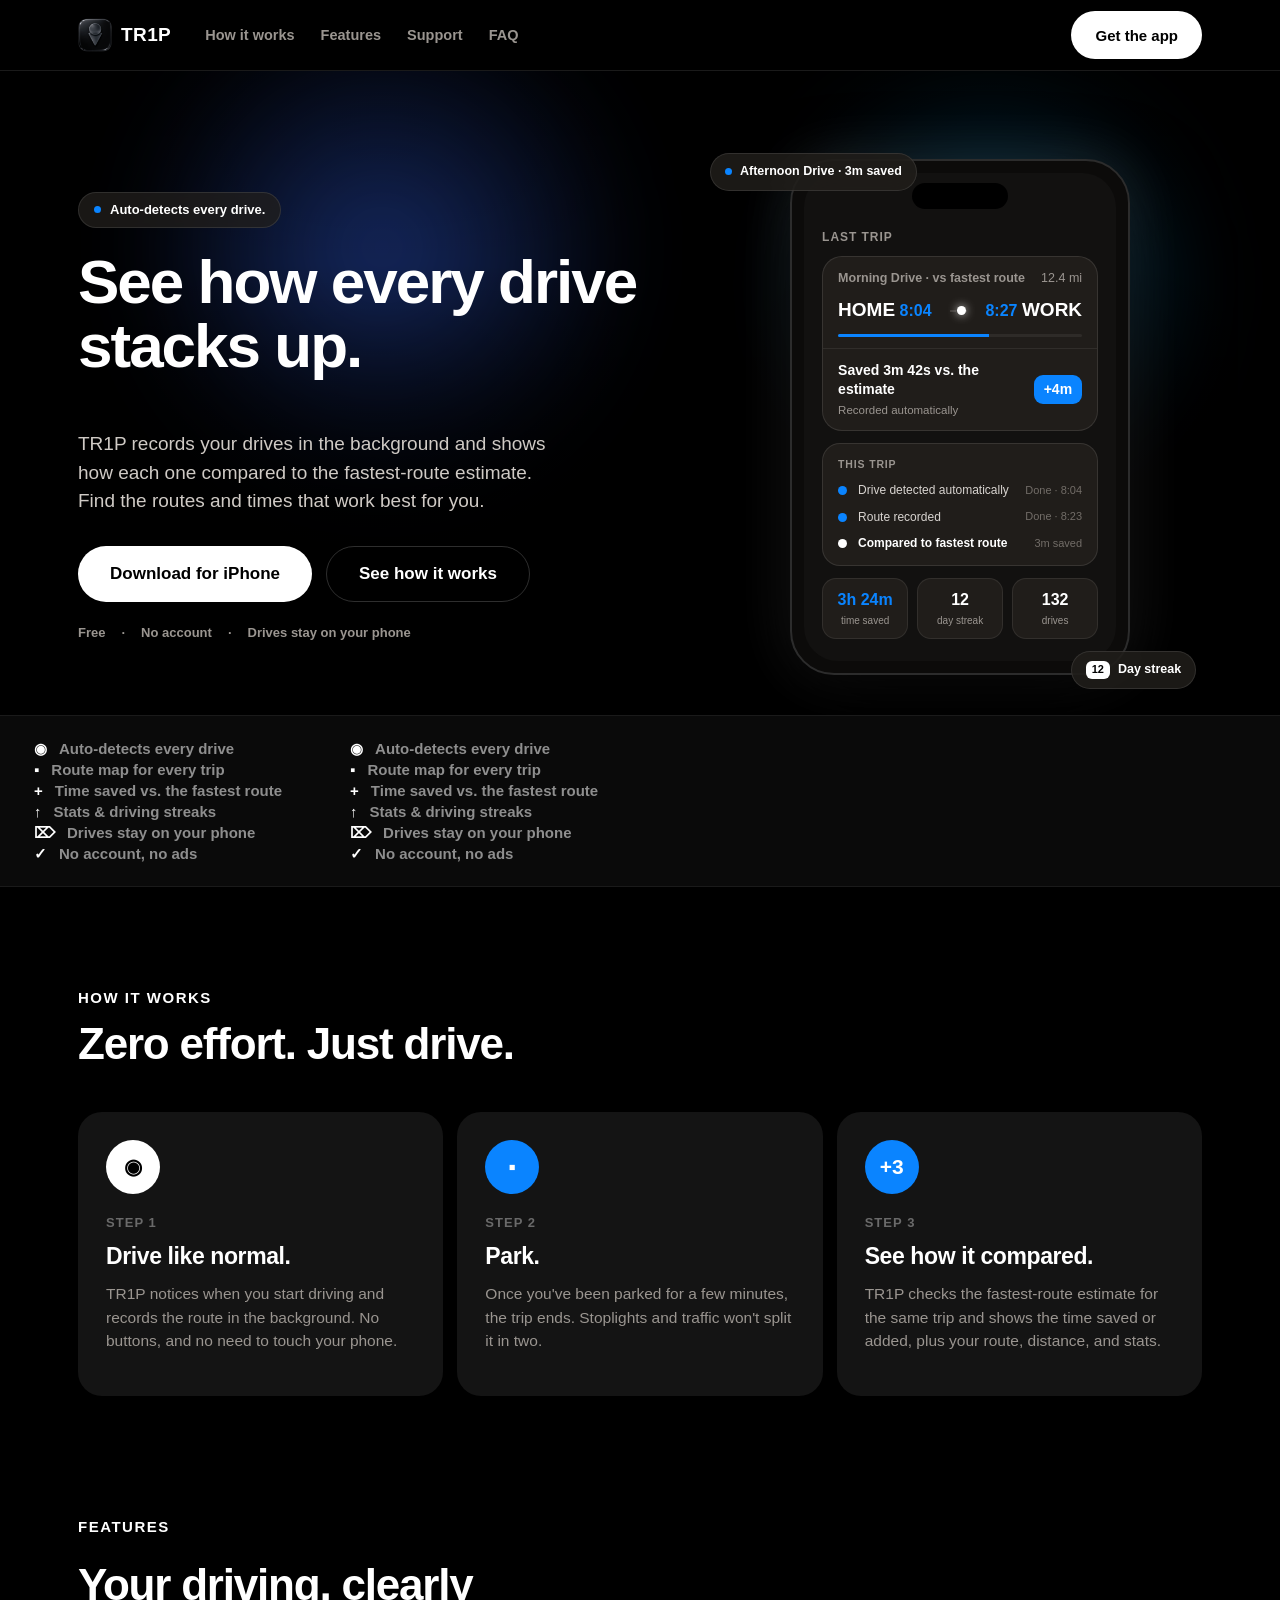
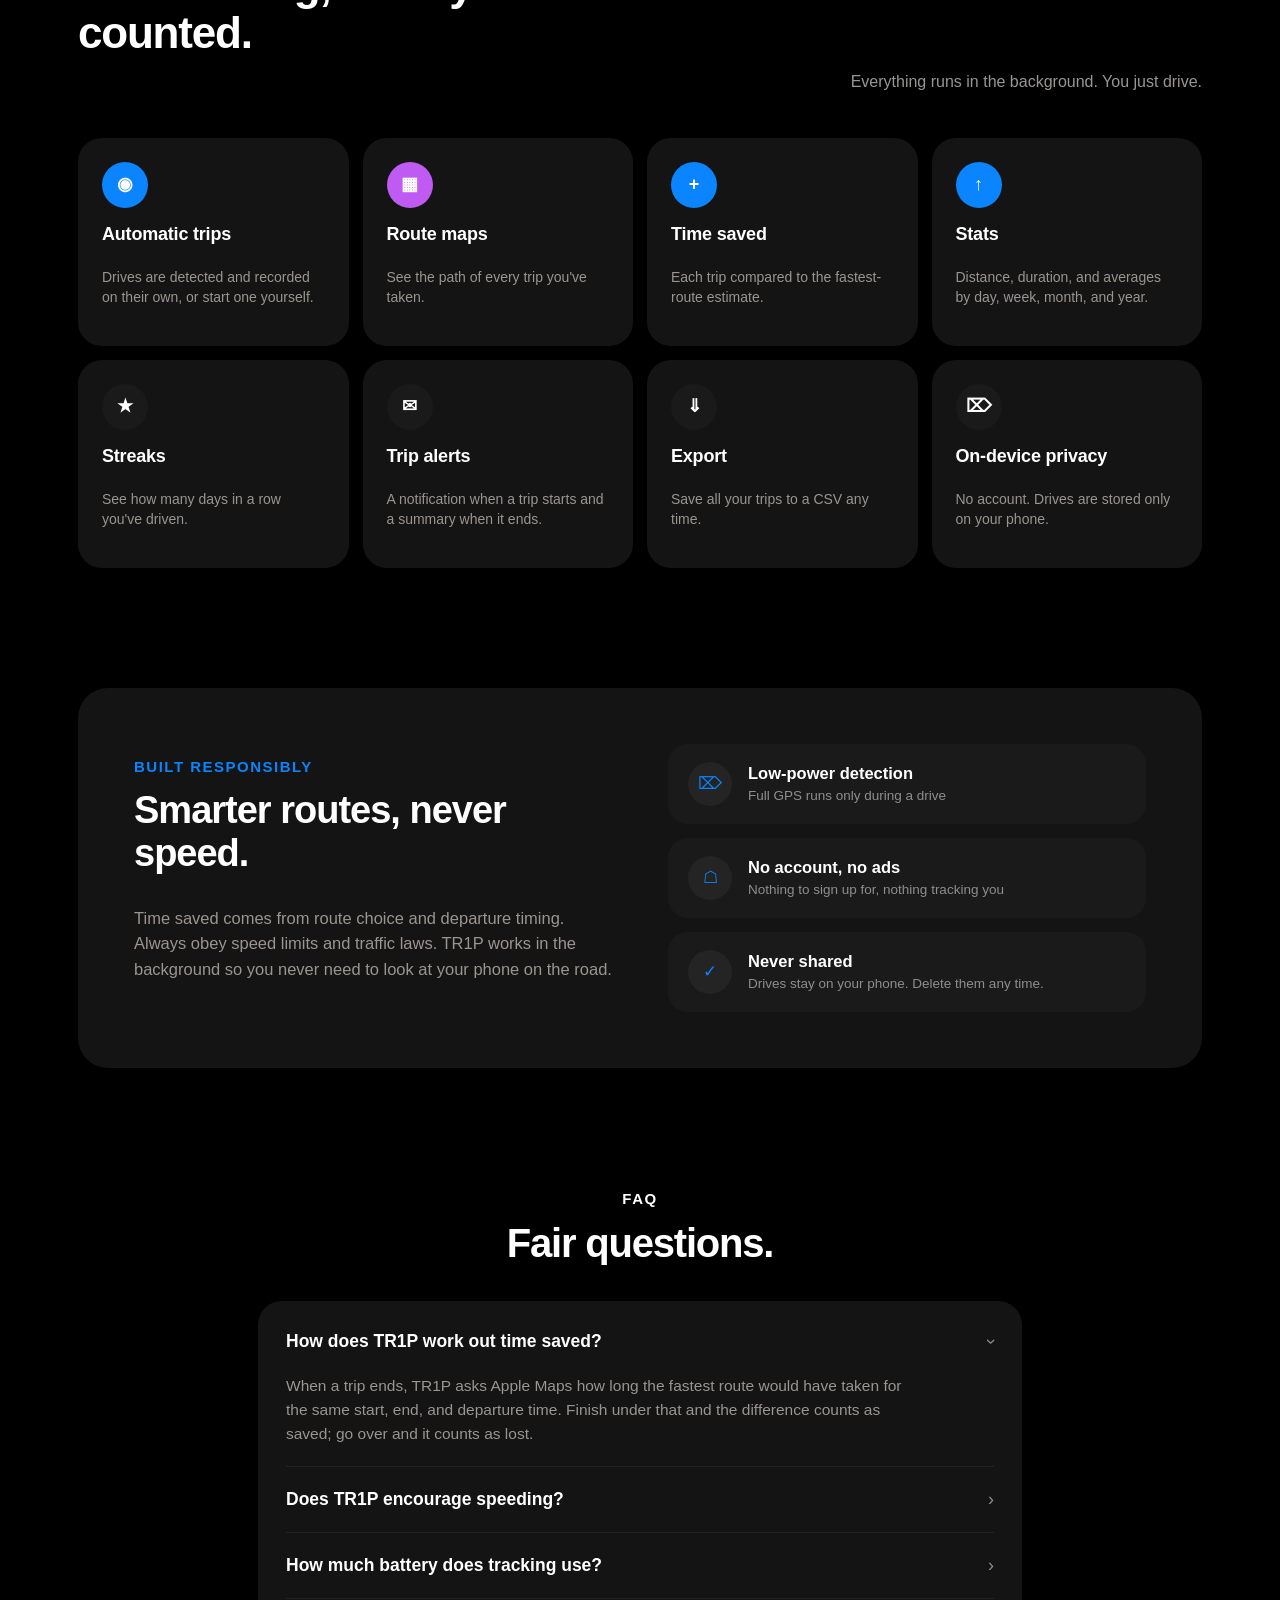
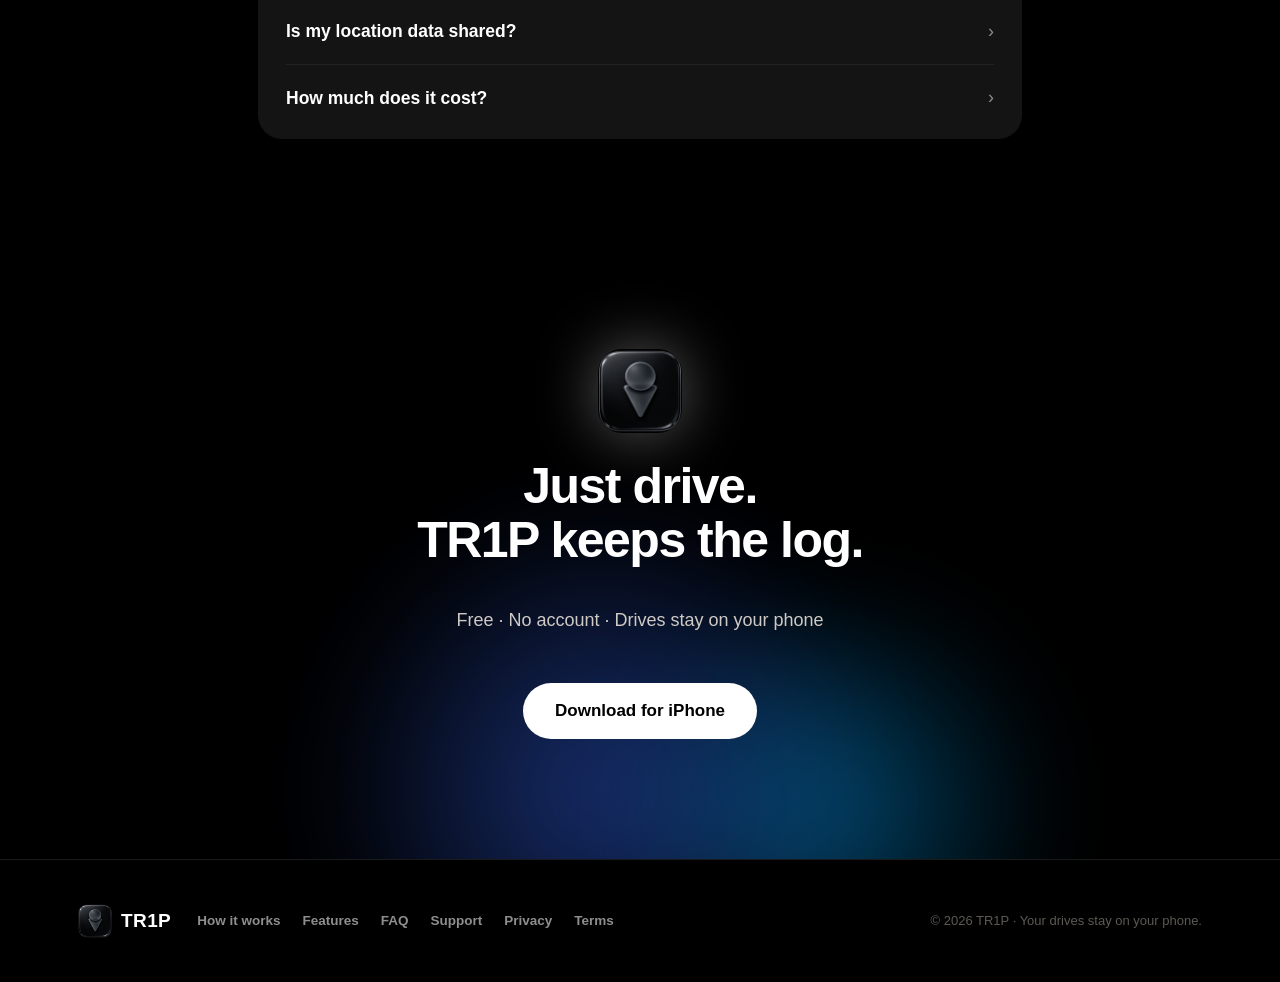
<file: index.html>
<!DOCTYPE html>
<html lang="en">
<head>
<meta charset="UTF-8" />
<meta name="viewport" content="width=device-width, initial-scale=1, viewport-fit=cover" />
<title>TR1P — See how every drive stacks up.</title>
<meta name="description" content="TR1P records your drives in the background and shows how each one compared to the fastest-route estimate. Find the routes and times that work best for you." />
<link rel="icon" type="image/png" href="./assets/app-icon-32.png" />
<link rel="apple-touch-icon" href="./assets/app-icon-180.png" />
<link rel="stylesheet" href="./styles.css" />
</head>
<body>

<!-- NAV -->
<header class="nav">
  <div class="nav-inner">
    <a href="#top" class="brand">
      <img class="brand-mark" src="./assets/app-icon-60.png" alt="" width="34" height="34" />
      <span class="brand-name">TR1P</span>
    </a>
    <nav class="nav-links" id="nav-links">
      <a href="#how">How it works</a>
      <a href="#features">Features</a>
      <a href="./support.html">Support</a>
      <a href="#faq">FAQ</a>
    </nav>
    <a class="btn btn-white nav-cta" href="https://apps.apple.com/app/id6760598069">Get the app</a>
    <button class="nav-toggle" id="navToggle" aria-expanded="false" aria-controls="nav-links" aria-label="Open menu">
      <span></span><span></span><span></span>
    </button>
  </div>
</header>

<main id="top">

  <!-- HERO -->
  <section class="hero">
    <div class="hero-glow" aria-hidden="true">
      <div class="orb orb-a"></div>
      <div class="orb orb-b"></div>
      <div class="hero-fade"></div>
    </div>
    <div class="hero-inner">
      <div class="hero-copy">
        <div class="pill">
          <span class="dot"></span>Auto-detects every drive.
        </div>
        <h1>See how every drive stacks up.</h1>
        <p class="hero-sub">TR1P records your drives in the background and shows how each one compared to the fastest-route estimate. Find the routes and times that work best for you.</p>
        <div class="hero-ctas">
          <a class="btn btn-white btn-lg" href="https://apps.apple.com/app/id6760598069">Download for iPhone</a>
          <a class="btn btn-ghost btn-lg" href="#how">See how it works</a>
        </div>
        <div class="hero-meta">
          <span>Free</span><span>·</span><span>No account</span><span>·</span><span>Drives stay on your phone</span>
        </div>
      </div>

      <div class="hero-visual">
        <div class="float-chip chip-a">
          <span class="dot"></span>Afternoon Drive · 3m saved
        </div>
        <div class="float-chip chip-b">
          <span class="badge-num">12</span>Day streak
        </div>

        <div class="phone">
          <div class="phone-inner">
            <div class="notch"></div>
            <div class="phone-body">
              <div class="live-label">LAST TRIP</div>
              <div class="race-card">
                <div class="race-top">
                  <span>Morning Drive · vs fastest route</span><span>12.4 mi</span>
                </div>
                <div class="race-row">
                  <div><span class="race-place">HOME</span> <span class="race-time">8:04</span></div>
                  <div class="race-track"><span class="race-dot"></span></div>
                  <div class="race-place-right"><span class="race-time">8:27</span> <span class="race-place">WORK</span></div>
                </div>
                <div class="race-bar"><span style="width:62%"></span></div>
                <div class="race-foot">
                  <div>
                    <div class="race-beat">Saved 3m 42s vs. the estimate</div>
                    <div class="race-sub">Recorded automatically</div>
                  </div>
                  <div class="race-plus">+4m</div>
                </div>
              </div>

              <div class="timeline-card">
                <div class="timeline-label">THIS TRIP</div>
                <div class="timeline-row done"><span class="tdot"></span><span class="tlabel">Drive detected automatically</span><span class="ttime">Done · 8:04</span></div>
                <div class="timeline-row done"><span class="tdot"></span><span class="tlabel">Route recorded</span><span class="ttime">Done · 8:23</span></div>
                <div class="timeline-row now"><span class="tdot"></span><span class="tlabel">Compared to fastest route</span><span class="ttime">3m saved</span></div>
              </div>

              <div class="mini-stats">
                <div class="mini-stat"><div class="mini-val accent">3h 24m</div><div class="mini-lbl">time saved</div></div>
                <div class="mini-stat"><div class="mini-val">12</div><div class="mini-lbl">day streak</div></div>
                <div class="mini-stat"><div class="mini-val">132</div><div class="mini-lbl">drives</div></div>
              </div>
            </div>
          </div>
        </div>
      </div>
    </div>
  </section>

  <!-- TICKER -->
  <div class="ticker-strip" aria-hidden="true">
    <div class="ticker-track">
      <div class="ticker-set">
        <span class="ticker-item"><span class="mark">&#9673;</span>Auto-detects every drive</span>
        <span class="ticker-item"><span class="mark">&#9642;</span>Route map for every trip</span>
        <span class="ticker-item"><span class="mark">+</span>Time saved vs. the fastest route</span>
        <span class="ticker-item"><span class="mark">&uarr;</span>Stats &amp; driving streaks</span>
        <span class="ticker-item"><span class="mark">&#8998;</span>Drives stay on your phone</span>
        <span class="ticker-item"><span class="mark">&check;</span>No account, no ads</span>
      </div>
      <div class="ticker-set">
        <span class="ticker-item"><span class="mark">&#9673;</span>Auto-detects every drive</span>
        <span class="ticker-item"><span class="mark">&#9642;</span>Route map for every trip</span>
        <span class="ticker-item"><span class="mark">+</span>Time saved vs. the fastest route</span>
        <span class="ticker-item"><span class="mark">&uarr;</span>Stats &amp; driving streaks</span>
        <span class="ticker-item"><span class="mark">&#8998;</span>Drives stay on your phone</span>
        <span class="ticker-item"><span class="mark">&check;</span>No account, no ads</span>
      </div>
    </div>
  </div>

  <!-- HOW IT WORKS -->
  <section id="how" class="section">
    <div class="eyebrow">HOW IT WORKS</div>
    <h2 class="section-title">Zero effort. Just drive.</h2>
    <div class="grid grid-3">
      <div class="card step-card">
        <div class="step-icon icon-white">&#9673;</div>
        <div class="step-n">STEP 1</div>
        <div class="step-title">Drive like normal.</div>
        <p class="step-desc">TR1P notices when you start driving and records the route in the background. No buttons, and no need to touch your phone.</p>
      </div>
      <div class="card step-card">
        <div class="step-icon icon-blue">&#9642;</div>
        <div class="step-n">STEP 2</div>
        <div class="step-title">Park.</div>
        <p class="step-desc">Once you've been parked for a few minutes, the trip ends. Stoplights and traffic won't split it in two.</p>
      </div>
      <div class="card step-card">
        <div class="step-icon icon-blue">+3</div>
        <div class="step-n">STEP 3</div>
        <div class="step-title">See how it compared.</div>
        <p class="step-desc">TR1P checks the fastest-route estimate for the same trip and shows the time saved or added, plus your route, distance, and stats.</p>
      </div>
    </div>
  </section>

  <!-- FEATURES -->
  <section id="features" class="section">
    <div class="eyebrow">FEATURES</div>
    <div class="features-head">
      <h2 class="section-title" style="max-width:560px;">Your driving, clearly counted.</h2>
      <p class="features-sub">Everything runs in the background. You just drive.</p>
    </div>
    <div class="grid grid-4">
      <div class="card feat-card"><div class="feat-icon icon-blue">&#9673;</div><div class="feat-title">Automatic trips</div><p class="feat-desc">Drives are detected and recorded on their own, or start one yourself.</p></div>
      <div class="card feat-card"><div class="feat-icon icon-purple">&#9638;</div><div class="feat-title">Route maps</div><p class="feat-desc">See the path of every trip you've taken.</p></div>
      <div class="card feat-card"><div class="feat-icon icon-blue">+</div><div class="feat-title">Time saved</div><p class="feat-desc">Each trip compared to the fastest-route estimate.</p></div>
      <div class="card feat-card"><div class="feat-icon icon-blue">&uarr;</div><div class="feat-title">Stats</div><p class="feat-desc">Distance, duration, and averages by day, week, month, and year.</p></div>
      <div class="card feat-card"><div class="feat-icon icon-dark">&#9733;</div><div class="feat-title">Streaks</div><p class="feat-desc">See how many days in a row you've driven.</p></div>
      <div class="card feat-card"><div class="feat-icon icon-dark">&#9993;</div><div class="feat-title">Trip alerts</div><p class="feat-desc">A notification when a trip starts and a summary when it ends.</p></div>
      <div class="card feat-card"><div class="feat-icon icon-dark">&#8659;</div><div class="feat-title">Export</div><p class="feat-desc">Save all your trips to a CSV any time.</p></div>
      <div class="card feat-card"><div class="feat-icon icon-dark">&#8998;</div><div class="feat-title">On-device privacy</div><p class="feat-desc">No account. Drives are stored only on your phone.</p></div>
    </div>
  </section>

  <!-- SAFETY -->
  <section class="section">
    <div class="safety-band">
      <div>
        <div class="eyebrow eyebrow-blue">BUILT RESPONSIBLY</div>
        <h2 class="section-title safety-title">Smarter routes, never speed.</h2>
        <p class="safety-desc">Time saved comes from route choice and departure timing. Always obey speed limits and traffic laws. TR1P works in the background so you never need to look at your phone on the road.</p>
      </div>
      <div class="trust-list">
        <div class="trust-row"><span class="trust-icon">&#8998;</span><div><div class="trust-title">Low-power detection</div><div class="trust-sub">Full GPS runs only during a drive</div></div></div>
        <div class="trust-row"><span class="trust-icon">&#9750;</span><div><div class="trust-title">No account, no ads</div><div class="trust-sub">Nothing to sign up for, nothing tracking you</div></div></div>
        <div class="trust-row"><span class="trust-icon">&check;</span><div><div class="trust-title">Never shared</div><div class="trust-sub">Drives stay on your phone. Delete them any time.</div></div></div>
      </div>
    </div>
  </section>

  <!-- FAQ -->
  <section id="faq" class="section faq-section">
    <div class="eyebrow eyebrow-center">FAQ</div>
    <h2 class="section-title faq-title">Fair questions.</h2>
    <div class="faq-list" id="faqList">
      <div class="faq-item">
        <button class="faq-q" type="button">
          <span>How does TR1P work out time saved?</span><span class="chev">&rsaquo;</span>
        </button>
        <div class="faq-a">When a trip ends, TR1P asks Apple Maps how long the fastest route would have taken for the same start, end, and departure time. Finish under that and the difference counts as saved; go over and it counts as lost.</div>
      </div>
      <div class="faq-item">
        <button class="faq-q" type="button">
          <span>Does TR1P encourage speeding?</span><span class="chev">&rsaquo;</span>
        </button>
        <div class="faq-a">No. Time saved comes from route and timing choices. Always obey speed limits and traffic laws, and never use your phone while driving.</div>
      </div>
      <div class="faq-item">
        <button class="faq-q" type="button">
          <span>How much battery does tracking use?</span><span class="chev">&rsaquo;</span>
        </button>
        <div class="faq-a">Very little. While you're not driving, TR1P uses low-power location monitoring. Full GPS runs only during a detected drive.</div>
      </div>
      <div class="faq-item">
        <button class="faq-q" type="button">
          <span>Is my location data shared?</span><span class="chev">&rsaquo;</span>
        </button>
        <div class="faq-a">No. Drives are stored only on your phone. The only thing that leaves it is a trip's start and end points, sent to Apple Maps to get the route estimate.</div>
      </div>
      <div class="faq-item">
        <button class="faq-q" type="button">
          <span>How much does it cost?</span><span class="chev">&rsaquo;</span>
        </button>
        <div class="faq-a">TR1P is free, with no account, no ads, and no in-app purchases.</div>
      </div>
    </div>
  </section>

  <!-- FINAL CTA -->
  <section class="final-cta">
    <div class="hero-glow" aria-hidden="true">
      <div class="orb orb-c"></div>
      <div class="orb orb-d"></div>
    </div>
    <div class="final-inner">
      <div class="final-mark">
        <img src="./assets/app-icon-180.png" alt="" width="84" height="84" style="border-radius:24px;" />
      </div>
      <h2 class="final-title">Just drive.<br>TR1P keeps the log.</h2>
      <p class="final-sub">Free · No account · Drives stay on your phone</p>
      <a class="btn btn-white btn-lg" href="https://apps.apple.com/app/id6760598069">Download for iPhone</a>
    </div>
  </section>

</main>

<!-- FOOTER -->
<footer class="footer">
  <div class="footer-inner">
    <a href="#top" class="brand footer-brand">
      <img class="brand-mark" src="./assets/app-icon-60.png" alt="" width="34" height="34" />
      <span class="brand-name">TR1P</span>
    </a>
    <nav class="footer-links">
      <a href="#how">How it works</a>
      <a href="#features">Features</a>
      <a href="#faq">FAQ</a>
      <a href="./support.html">Support</a>
      <a href="./privacy.html">Privacy</a>
      <a href="./terms.html">Terms</a>
    </nav>
    <div class="footer-copy">&copy; 2026 TR1P · Your drives stay on your phone.</div>
  </div>
</footer>

<script src="./script.js"></script>
</body>
</html>
</file>
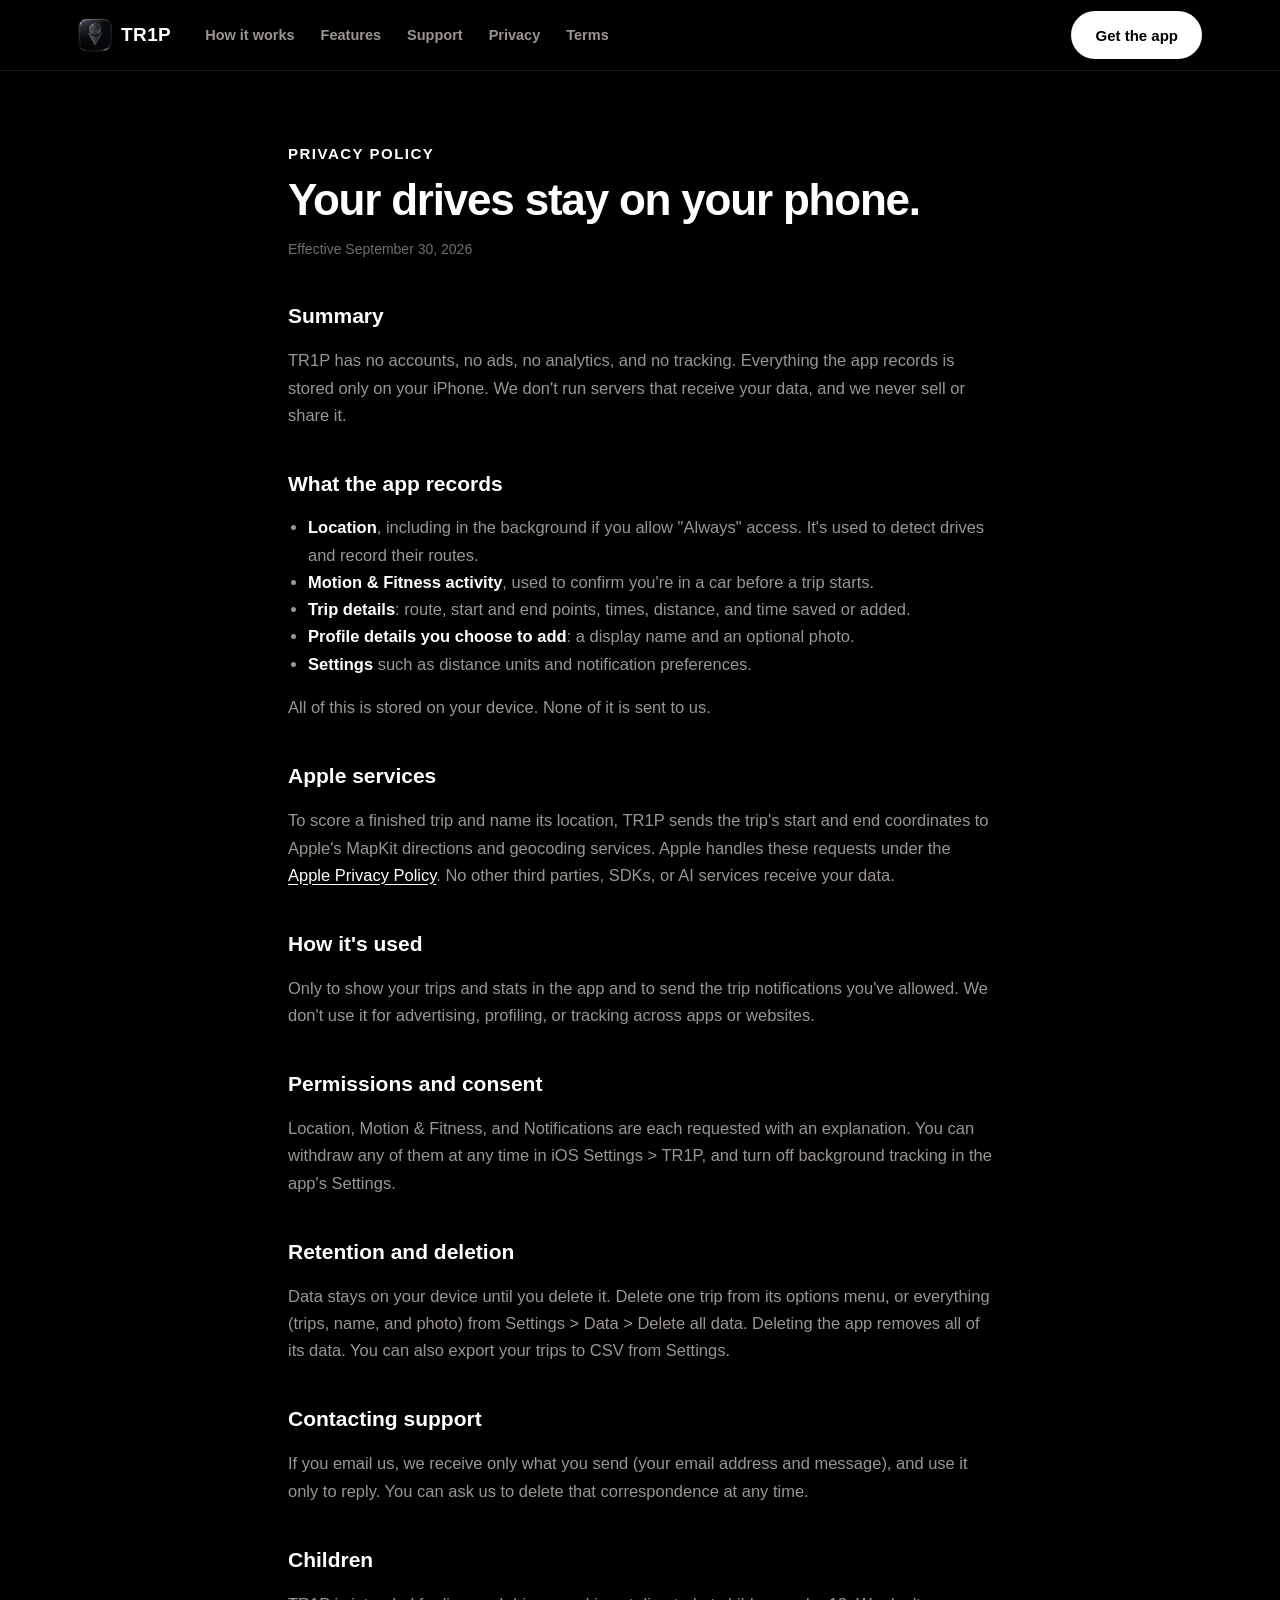
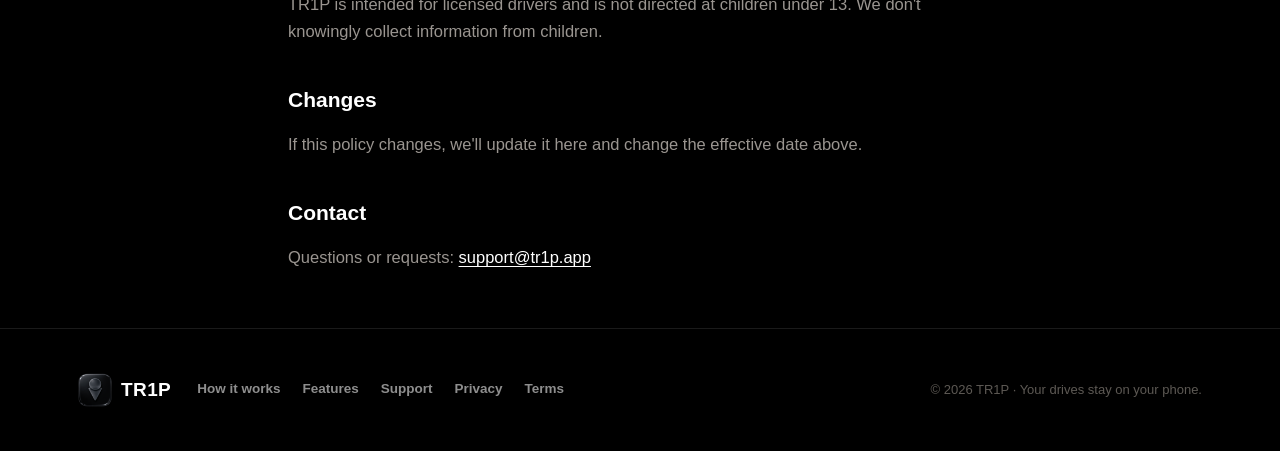
<file: privacy.html>
<!DOCTYPE html>
<html lang="en">
<head>
<meta charset="UTF-8" />
<meta name="viewport" content="width=device-width, initial-scale=1, viewport-fit=cover" />
<title>TR1P Privacy Policy</title>
<meta name="description" content="How TR1P handles your data: everything stays on your iPhone." />
<link rel="icon" type="image/png" href="./assets/app-icon-32.png" />
<link rel="apple-touch-icon" href="./assets/app-icon-180.png" />
<link rel="stylesheet" href="./styles.css" />
</head>
<body>

<header class="nav">
  <div class="nav-inner">
    <a href="./index.html" class="brand">
      <img class="brand-mark" src="./assets/app-icon-60.png" alt="" width="34" height="34" />
      <span class="brand-name">TR1P</span>
    </a>
    <nav class="nav-links" id="nav-links">
      <a href="./index.html#how">How it works</a>
      <a href="./index.html#features">Features</a>
      <a href="./support.html">Support</a>
      <a href="./privacy.html">Privacy</a>
      <a href="./terms.html">Terms</a>
    </nav>
    <a class="btn btn-white nav-cta" href="https://apps.apple.com/app/id6760598069">Get the app</a>
    <button class="nav-toggle" id="navToggle" aria-expanded="false" aria-controls="nav-links" aria-label="Open menu">
      <span></span><span></span><span></span>
    </button>
  </div>
</header>

<main class="legal">
<div class="eyebrow">PRIVACY POLICY</div>
<h1>Your drives stay on your phone.</h1>
<p class="legal-meta">Effective September 30, 2026</p>

<h2>Summary</h2>
<p>TR1P has no accounts, no ads, no analytics, and no tracking. Everything the app records is stored only on your iPhone. We don't run servers that receive your data, and we never sell or share it.</p>

<h2>What the app records</h2>
<ul>
<li><strong>Location</strong>, including in the background if you allow "Always" access. It's used to detect drives and record their routes.</li>
<li><strong>Motion &amp; Fitness activity</strong>, used to confirm you're in a car before a trip starts.</li>
<li><strong>Trip details</strong>: route, start and end points, times, distance, and time saved or added.</li>
<li><strong>Profile details you choose to add</strong>: a display name and an optional photo.</li>
<li><strong>Settings</strong> such as distance units and notification preferences.</li>
</ul>
<p>All of this is stored on your device. None of it is sent to us.</p>

<h2>Apple services</h2>
<p>To score a finished trip and name its location, TR1P sends the trip's start and end coordinates to Apple's MapKit directions and geocoding services. Apple handles these requests under the <a href="https://www.apple.com/legal/privacy/">Apple Privacy Policy</a>. No other third parties, SDKs, or AI services receive your data.</p>

<h2>How it's used</h2>
<p>Only to show your trips and stats in the app and to send the trip notifications you've allowed. We don't use it for advertising, profiling, or tracking across apps or websites.</p>

<h2>Permissions and consent</h2>
<p>Location, Motion &amp; Fitness, and Notifications are each requested with an explanation. You can withdraw any of them at any time in iOS Settings &gt; TR1P, and turn off background tracking in the app's Settings.</p>

<h2>Retention and deletion</h2>
<p>Data stays on your device until you delete it. Delete one trip from its options menu, or everything (trips, name, and photo) from Settings &gt; Data &gt; Delete all data. Deleting the app removes all of its data. You can also export your trips to CSV from Settings.</p>

<h2>Contacting support</h2>
<p>If you email us, we receive only what you send (your email address and message), and use it only to reply. You can ask us to delete that correspondence at any time.</p>

<h2>Children</h2>
<p>TR1P is intended for licensed drivers and is not directed at children under 13. We don't knowingly collect information from children.</p>

<h2>Changes</h2>
<p>If this policy changes, we'll update it here and change the effective date above.</p>

<h2>Contact</h2>
<p>Questions or requests: <a href="mailto:support@tr1p.app">support@tr1p.app</a></p>
</main>

<footer class="footer">
  <div class="footer-inner">
    <a href="./index.html" class="brand footer-brand">
      <img class="brand-mark" src="./assets/app-icon-60.png" alt="" width="34" height="34" />
      <span class="brand-name">TR1P</span>
    </a>
    <nav class="footer-links">
      <a href="./index.html#how">How it works</a>
      <a href="./index.html#features">Features</a>
      <a href="./support.html">Support</a>
      <a href="./privacy.html">Privacy</a>
      <a href="./terms.html">Terms</a>
    </nav>
    <div class="footer-copy">&copy; 2026 TR1P · Your drives stay on your phone.</div>
  </div>
</footer>

<script src="./script.js"></script>
</body>
</html>
</file>
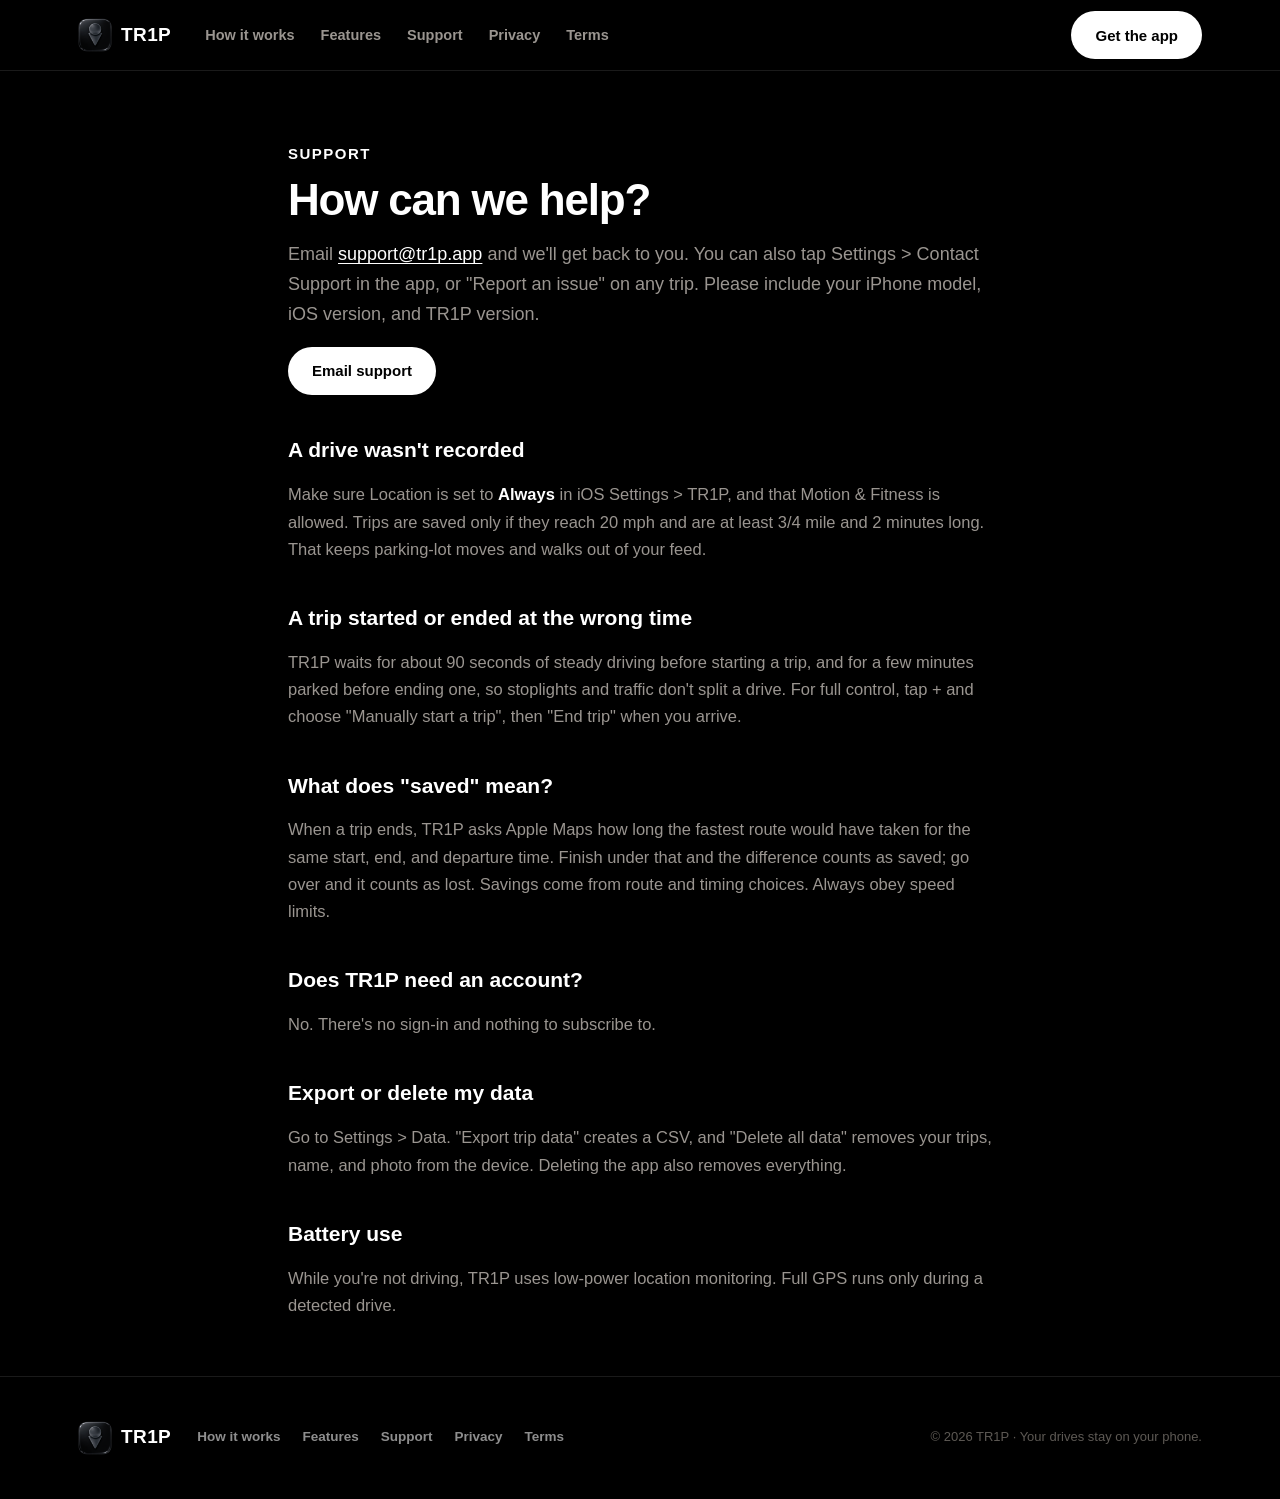
<file: support.html>
<!DOCTYPE html>
<html lang="en">
<head>
<meta charset="UTF-8" />
<meta name="viewport" content="width=device-width, initial-scale=1, viewport-fit=cover" />
<title>TR1P Support</title>
<meta name="description" content="Get help with TR1P trip tracking." />
<link rel="icon" type="image/png" href="./assets/app-icon-32.png" />
<link rel="apple-touch-icon" href="./assets/app-icon-180.png" />
<link rel="stylesheet" href="./styles.css" />
</head>
<body>

<header class="nav">
  <div class="nav-inner">
    <a href="./index.html" class="brand">
      <img class="brand-mark" src="./assets/app-icon-60.png" alt="" width="34" height="34" />
      <span class="brand-name">TR1P</span>
    </a>
    <nav class="nav-links" id="nav-links">
      <a href="./index.html#how">How it works</a>
      <a href="./index.html#features">Features</a>
      <a href="./support.html">Support</a>
      <a href="./privacy.html">Privacy</a>
      <a href="./terms.html">Terms</a>
    </nav>
    <a class="btn btn-white nav-cta" href="https://apps.apple.com/app/id6760598069">Get the app</a>
    <button class="nav-toggle" id="navToggle" aria-expanded="false" aria-controls="nav-links" aria-label="Open menu">
      <span></span><span></span><span></span>
    </button>
  </div>
</header>

<main class="legal">
<div class="eyebrow">SUPPORT</div>
<h1>How can we help?</h1>
<p class="legal-lede">Email <a href="mailto:support@tr1p.app?subject=TR1P%20Support">support@tr1p.app</a> and we'll get back to you. You can also tap Settings &gt; Contact Support in the app, or "Report an issue" on any trip. Please include your iPhone model, iOS version, and TR1P version.</p>
<p><a class="btn btn-white" href="mailto:support@tr1p.app?subject=TR1P%20Support">Email support</a></p>

<h2>A drive wasn't recorded</h2>
<p>Make sure Location is set to <strong>Always</strong> in iOS Settings &gt; TR1P, and that Motion &amp; Fitness is allowed. Trips are saved only if they reach 20 mph and are at least 3/4 mile and 2 minutes long. That keeps parking-lot moves and walks out of your feed.</p>

<h2>A trip started or ended at the wrong time</h2>
<p>TR1P waits for about 90 seconds of steady driving before starting a trip, and for a few minutes parked before ending one, so stoplights and traffic don't split a drive. For full control, tap + and choose "Manually start a trip", then "End trip" when you arrive.</p>

<h2>What does "saved" mean?</h2>
<p>When a trip ends, TR1P asks Apple Maps how long the fastest route would have taken for the same start, end, and departure time. Finish under that and the difference counts as saved; go over and it counts as lost. Savings come from route and timing choices. Always obey speed limits.</p>

<h2>Does TR1P need an account?</h2>
<p>No. There's no sign-in and nothing to subscribe to.</p>

<h2>Export or delete my data</h2>
<p>Go to Settings &gt; Data. "Export trip data" creates a CSV, and "Delete all data" removes your trips, name, and photo from the device. Deleting the app also removes everything.</p>

<h2>Battery use</h2>
<p>While you're not driving, TR1P uses low-power location monitoring. Full GPS runs only during a detected drive.</p>
</main>

<footer class="footer">
  <div class="footer-inner">
    <a href="./index.html" class="brand footer-brand">
      <img class="brand-mark" src="./assets/app-icon-60.png" alt="" width="34" height="34" />
      <span class="brand-name">TR1P</span>
    </a>
    <nav class="footer-links">
      <a href="./index.html#how">How it works</a>
      <a href="./index.html#features">Features</a>
      <a href="./support.html">Support</a>
      <a href="./privacy.html">Privacy</a>
      <a href="./terms.html">Terms</a>
    </nav>
    <div class="footer-copy">&copy; 2026 TR1P · Your drives stay on your phone.</div>
  </div>
</footer>

<script src="./script.js"></script>
</body>
</html>
</file>
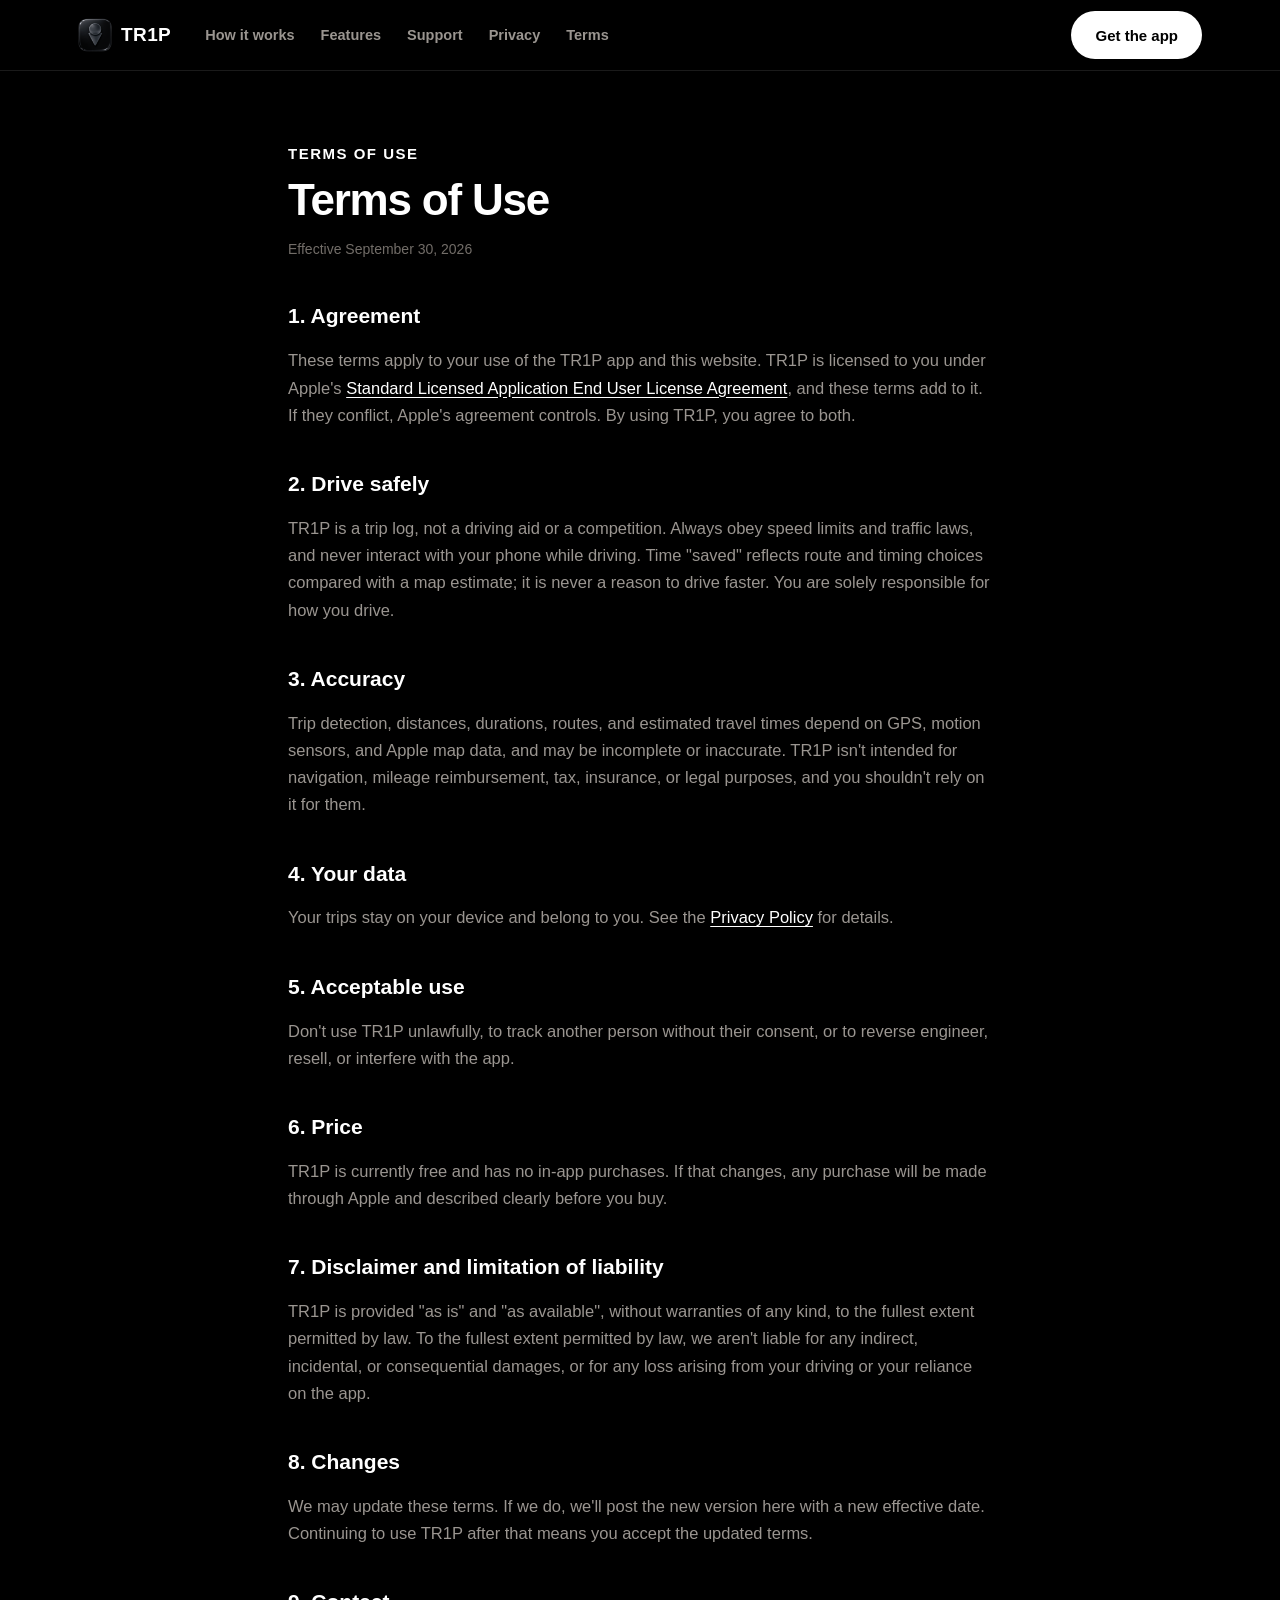
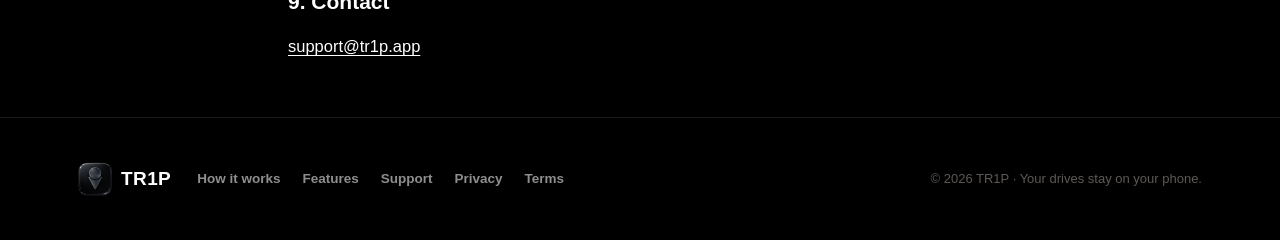
<file: terms.html>
<!DOCTYPE html>
<html lang="en">
<head>
<meta charset="UTF-8" />
<meta name="viewport" content="width=device-width, initial-scale=1, viewport-fit=cover" />
<title>TR1P Terms of Use</title>
<meta name="description" content="Terms of use for the TR1P app." />
<link rel="icon" type="image/png" href="./assets/app-icon-32.png" />
<link rel="apple-touch-icon" href="./assets/app-icon-180.png" />
<link rel="stylesheet" href="./styles.css" />
</head>
<body>

<header class="nav">
  <div class="nav-inner">
    <a href="./index.html" class="brand">
      <img class="brand-mark" src="./assets/app-icon-60.png" alt="" width="34" height="34" />
      <span class="brand-name">TR1P</span>
    </a>
    <nav class="nav-links" id="nav-links">
      <a href="./index.html#how">How it works</a>
      <a href="./index.html#features">Features</a>
      <a href="./support.html">Support</a>
      <a href="./privacy.html">Privacy</a>
      <a href="./terms.html">Terms</a>
    </nav>
    <a class="btn btn-white nav-cta" href="https://apps.apple.com/app/id6760598069">Get the app</a>
    <button class="nav-toggle" id="navToggle" aria-expanded="false" aria-controls="nav-links" aria-label="Open menu">
      <span></span><span></span><span></span>
    </button>
  </div>
</header>

<main class="legal">
<div class="eyebrow">TERMS OF USE</div>
<h1>Terms of Use</h1>
<p class="legal-meta">Effective September 30, 2026</p>

<h2>1. Agreement</h2>
<p>These terms apply to your use of the TR1P app and this website. TR1P is licensed to you under Apple's <a href="https://www.apple.com/legal/internet-services/itunes/dev/stdeula/">Standard Licensed Application End User License Agreement</a>, and these terms add to it. If they conflict, Apple's agreement controls. By using TR1P, you agree to both.</p>

<h2>2. Drive safely</h2>
<p>TR1P is a trip log, not a driving aid or a competition. Always obey speed limits and traffic laws, and never interact with your phone while driving. Time "saved" reflects route and timing choices compared with a map estimate; it is never a reason to drive faster. You are solely responsible for how you drive.</p>

<h2>3. Accuracy</h2>
<p>Trip detection, distances, durations, routes, and estimated travel times depend on GPS, motion sensors, and Apple map data, and may be incomplete or inaccurate. TR1P isn't intended for navigation, mileage reimbursement, tax, insurance, or legal purposes, and you shouldn't rely on it for them.</p>

<h2>4. Your data</h2>
<p>Your trips stay on your device and belong to you. See the <a href="./privacy.html">Privacy Policy</a> for details.</p>

<h2>5. Acceptable use</h2>
<p>Don't use TR1P unlawfully, to track another person without their consent, or to reverse engineer, resell, or interfere with the app.</p>

<h2>6. Price</h2>
<p>TR1P is currently free and has no in-app purchases. If that changes, any purchase will be made through Apple and described clearly before you buy.</p>

<h2>7. Disclaimer and limitation of liability</h2>
<p>TR1P is provided "as is" and "as available", without warranties of any kind, to the fullest extent permitted by law. To the fullest extent permitted by law, we aren't liable for any indirect, incidental, or consequential damages, or for any loss arising from your driving or your reliance on the app.</p>

<h2>8. Changes</h2>
<p>We may update these terms. If we do, we'll post the new version here with a new effective date. Continuing to use TR1P after that means you accept the updated terms.</p>

<h2>9. Contact</h2>
<p><a href="mailto:support@tr1p.app">support@tr1p.app</a></p>
</main>

<footer class="footer">
  <div class="footer-inner">
    <a href="./index.html" class="brand footer-brand">
      <img class="brand-mark" src="./assets/app-icon-60.png" alt="" width="34" height="34" />
      <span class="brand-name">TR1P</span>
    </a>
    <nav class="footer-links">
      <a href="./index.html#how">How it works</a>
      <a href="./index.html#features">Features</a>
      <a href="./support.html">Support</a>
      <a href="./privacy.html">Privacy</a>
      <a href="./terms.html">Terms</a>
    </nav>
    <div class="footer-copy">&copy; 2026 TR1P · Your drives stay on your phone.</div>
  </div>
</footer>

<script src="./script.js"></script>
</body>
</html>
</file>
<file: styles.css>
:root{
  --bg:#000000;
  --card:#141414;
  --card-hover:#1a1a1a;
  --stroke:#1a1a1a;
  --stroke-soft:rgba(255,255,255,.10);
  --text:#ffffff;
  --text-secondary:#9a9590;
  --text-tertiary:#726d68;
  --blue:#0a84ff;
  --purple:#bf5af2;
  font-family:-apple-system,"SF Pro Display","Helvetica Neue",sans-serif;
}
*{box-sizing:border-box;-webkit-font-smoothing:antialiased;}
html,body{margin:0;padding:0;background:var(--bg);}
body{color:var(--text);overflow-x:hidden;line-height:1.4;}
a{color:var(--text);text-decoration:none;}
button{font:inherit;}
img{max-width:100%;display:block;}
::-webkit-scrollbar{width:0;}

.wrap,.section{max-width:1180px;margin:0 auto;padding:0 28px;}
.grid > *,.passport-section > *,.safety-band > *,.hero-inner > *{min-width:0;}
.route-strip{flex-wrap:nowrap;overflow-x:auto;}
.section{padding:100px 28px 20px;}
@media (max-width:820px){ .section{padding:64px 20px 8px;} }

.eyebrow{font-size:15px;font-weight:700;letter-spacing:.1em;color:var(--text);}
.eyebrow-blue{color:var(--blue);}
.eyebrow-center{text-align:center;}
.section-title{margin-top:12px;font-size:44px;font-weight:800;letter-spacing:-1.2px;line-height:1.1;}
@media (max-width:820px){ .section-title{font-size:30px;letter-spacing:-.8px;} }

/* ===== buttons ===== */
.btn{display:inline-flex;align-items:center;justify-content:center;height:48px;padding:0 24px;border-radius:24px;font-size:15px;font-weight:700;white-space:nowrap;transition:background .15s,transform .1s;}
.btn:active{transform:scale(.97);}
.btn-white{background:#ffffff;color:#000000;}
.btn-white:hover{background:#e6e6e6;}
.btn-ghost{border:1.5px solid rgba(255,255,255,.18);color:#ffffff;}
.btn-ghost:hover{background:rgba(255,255,255,.06);}
.btn-lg{height:56px;padding:0 32px;border-radius:28px;font-size:17px;}

/* ===== nav ===== */
.nav{position:sticky;top:0;z-index:60;backdrop-filter:blur(18px);background:rgba(0,0,0,.72);border-bottom:1px solid var(--stroke);}
.nav-inner{max-width:1180px;margin:0 auto;padding:0 28px;height:70px;display:flex;align-items:center;gap:34px;}
.brand{display:flex;align-items:center;gap:9px;flex:none;}
.brand-name{font-size:19px;font-weight:800;letter-spacing:.4px;}
.brand-mark{display:block;border-radius:22%;flex:none;}

.nav-links{display:flex;gap:26px;font-size:14.5px;font-weight:600;color:var(--text-secondary);flex:1;}
.nav-links a{color:var(--text-secondary);}
.nav-links a:hover{color:#ffffff;}
.nav-cta{flex:none;}
.nav-toggle{display:none;flex-direction:column;justify-content:center;gap:5px;width:40px;height:40px;border:none;background:transparent;cursor:pointer;margin-left:auto;}
.nav-toggle span{display:block;width:22px;height:2px;background:#fff;border-radius:1px;transition:transform .2s,opacity .2s;}

@media (max-width:900px){
  .nav-links{position:fixed;z-index:100;top:70px;left:0;right:0;background:#000000;backdrop-filter:blur(18px);flex-direction:column;gap:0;padding:8px 20px 20px;border-bottom:1px solid var(--stroke);transform:translateY(-8px);opacity:0;pointer-events:none;transition:opacity .2s,transform .2s;}
  .nav-links a{padding:14px 4px;border-bottom:1px solid rgba(255,255,255,.06);}
  .nav-links.is-open{transform:translateY(0);opacity:1;pointer-events:auto;}
  .nav-cta{display:none;}
  .nav-toggle{display:flex;}
  .nav-inner{gap:14px;padding:0 20px;}
}
.nav-toggle.is-open span:nth-child(1){transform:translateY(7px) rotate(45deg);}
.nav-toggle.is-open span:nth-child(2){opacity:0;}
.nav-toggle.is-open span:nth-child(3){transform:translateY(-7px) rotate(-45deg);}

/* ===== hero ===== */
.hero{position:relative;overflow:hidden;}
.hero-glow{position:absolute;inset:0;pointer-events:none;}
.orb{position:absolute;border-radius:50%;filter:blur(44px);}
.orb-a{top:-16%;left:8%;width:560px;height:560px;background:radial-gradient(circle,#1e3a8a 0%,transparent 65%);opacity:.75;animation:aur 10s ease-in-out infinite;}
.orb-b{top:-4%;right:4%;width:480px;height:480px;background:radial-gradient(circle,#0284c7 0%,transparent 65%);opacity:.5;animation:aur2 11s ease-in-out infinite;}
.orb-c{bottom:-40%;left:22%;width:640px;height:640px;background:radial-gradient(circle,#1e3a8a 0%,transparent 65%);opacity:.8;animation:aur 11s ease-in-out infinite;}
.orb-d{bottom:-30%;right:16%;width:480px;height:480px;background:radial-gradient(circle,#0284c7 0%,transparent 65%);opacity:.5;animation:aur2 12s ease-in-out infinite;}
.hero-fade{position:absolute;inset:0;background:linear-gradient(180deg,rgba(0,0,0,.25) 0%,rgba(0,0,0,0) 30%,rgba(0,0,0,.9) 82%,#000 100%);}
@keyframes aur{0%{transform:translate(0,0) scale(1)}50%{transform:translate(40px,-30px) scale(1.15)}100%{transform:translate(0,0) scale(1)}}
@keyframes aur2{0%{transform:translate(0,0) scale(1.1)}50%{transform:translate(-36px,24px) scale(.95)}100%{transform:translate(0,0) scale(1.1)}}

.hero-inner{position:relative;max-width:1180px;margin:0 auto;padding:88px 28px 40px;display:grid;grid-template-columns:1.1fr .9fr;gap:48px;align-items:center;}
@media (max-width:980px){ .hero-inner{grid-template-columns:1fr;padding:48px 20px 20px;gap:44px;} }

.pill{animation:rise .6s both;display:inline-flex;align-items:center;gap:9px;background:rgba(34,31,28,.75);backdrop-filter:blur(14px);border:1px solid var(--stroke-soft);border-radius:20px;padding:8px 15px;font-size:13px;font-weight:600;}
.dot{width:7px;height:7px;border-radius:4px;background:var(--blue);animation:pulse 2s infinite;flex:none;}
@keyframes rise{from{opacity:0;transform:translateY(24px)}to{opacity:1;transform:translateY(0)}}
@keyframes pop{from{opacity:0;transform:scale(.9)}to{opacity:1;transform:scale(1)}}
@keyframes pulse{0%,100%{opacity:1}50%{opacity:.3}}

.hero-copy h1{animation:rise .6s .1s both;margin-top:22px;font-size:62px;font-weight:800;letter-spacing:-2px;line-height:1.04;}
@media (max-width:980px){ .hero-copy h1{font-size:40px;letter-spacing:-1.2px;} }
@media (max-width:480px){ .hero-copy h1{font-size:33px;} }
.hero-sub{animation:rise .6s .2s both;margin-top:18px;font-size:19px;line-height:1.5;color:#cfcac5;max-width:480px;}
@media (max-width:980px){ .hero-sub{font-size:17px;} }
.hero-ctas{animation:rise .6s .3s both;margin-top:30px;display:flex;gap:14px;align-items:center;flex-wrap:wrap;}
@media (max-width:480px){ .hero-ctas{flex-direction:column;align-items:stretch;} .hero-ctas .btn{width:100%;} }
.hero-meta{animation:rise .6s .4s both;margin-top:22px;display:flex;gap:16px;font-size:13px;font-weight:600;color:var(--text-secondary);flex-wrap:wrap;}

.hero-visual{position:relative;animation:pop .7s .2s both;}
.float-chip{position:absolute;z-index:2;display:flex;align-items:center;gap:8px;background:rgba(34,31,28,.82);backdrop-filter:blur(14px);border:1px solid var(--stroke-soft);border-radius:20px;padding:9px 14px;font-size:12.5px;font-weight:600;}
.chip-a{top:-6px;left:-8px;animation:floaty 5s ease-in-out infinite;}
.chip-b{bottom:-14px;right:6px;animation:floaty2 6s ease-in-out infinite;}
@keyframes floaty{0%,100%{transform:translateY(0)}50%{transform:translateY(-10px)}}
@keyframes floaty2{0%,100%{transform:translateY(-6px)}50%{transform:translateY(7px)}}
.badge-num{background:#ffffff;color:#000000;border-radius:6px;padding:1px 6px;font-weight:800;font-size:11px;}
@media (max-width:560px){ .chip-b{display:none;} .chip-a{left:2px;top:-14px;font-size:11px;padding:7px 11px;} }

.phone{margin:0 auto;width:340px;max-width:100%;border-radius:44px;background:#0c0b0a;border:2px solid #2c2c2c;box-shadow:0 40px 90px rgba(0,0,0,.7),0 0 60px rgba(255,255,255,.12);padding:12px;}
.phone-inner{border-radius:34px;background:#121110;overflow:hidden;padding:0 0 22px;}
.notch{display:flex;justify-content:center;padding:10px 0 0;}
.notch::before{content:"";width:96px;height:26px;border-radius:14px;background:#000000;display:block;}
.phone-body{padding:20px 18px 0;}
.live-label{font-size:12px;font-weight:700;letter-spacing:.08em;color:var(--text-secondary);}
.race-card{margin-top:10px;background:rgba(34,31,28,.92);border:1px solid var(--stroke-soft);border-radius:20px;overflow:hidden;}
.race-top{padding:13px 15px 10px;display:flex;justify-content:space-between;font-size:12.5px;color:var(--text-secondary);}
.race-top span:first-child{font-weight:600;}
.race-row{padding:0 15px 10px;display:flex;align-items:center;justify-content:space-between;gap:8px;}
.race-place{font-size:19px;font-weight:800;}
.race-time{font-size:16px;font-weight:700;color:var(--blue);}
.race-place-right{text-align:right;}
.race-track{flex:1;margin:0 10px;height:2px;background:repeating-linear-gradient(90deg,#3d3936 0 6px,transparent 6px 13px);position:relative;}
.race-dot{position:absolute;top:-4px;left:44%;width:9px;height:9px;border-radius:5px;background:#fff;box-shadow:0 0 10px rgba(255,255,255,.8);}
.race-bar{margin:0 15px;height:3px;border-radius:2px;background:#2e2b28;overflow:hidden;}
.race-bar span{display:block;height:100%;background:var(--blue);}
.race-foot{border-top:1px solid rgba(255,255,255,.07);margin-top:11px;padding:12px 15px;display:flex;justify-content:space-between;align-items:center;gap:8px;}
.race-beat{font-size:14px;font-weight:700;}
.race-beat span{color:var(--blue);}
.race-sub{font-size:11.5px;color:var(--text-secondary);margin-top:2px;}
.race-plus{background:var(--blue);color:#fff;border-radius:9px;padding:5px 10px;font-weight:800;font-size:14px;flex:none;}

.timeline-card{margin-top:12px;background:rgba(34,31,28,.92);border:1px solid var(--stroke-soft);border-radius:18px;padding:13px 15px;}
.timeline-label{font-size:10.5px;font-weight:700;letter-spacing:.08em;color:var(--text-secondary);}
.timeline-row{display:flex;align-items:center;gap:11px;margin-top:10px;}
.tdot{width:9px;height:9px;border-radius:5px;flex:none;background:#3d3936;}
.timeline-row.done .tdot{background:var(--blue);}
.timeline-row.now .tdot{background:#fff;animation:blink 1.6s ease-in-out infinite;}
@keyframes blink{0%,100%{transform:scale(1)}50%{transform:scale(1.5)}}
.tlabel{font-size:12px;font-weight:500;color:#726d68;}
.timeline-row.done .tlabel{color:#d8d4d0;}
.timeline-row.now .tlabel{color:#fff;font-weight:700;}
.ttime{margin-left:auto;font-size:11px;color:#726d68;}

.mini-stats{margin-top:12px;display:grid;grid-template-columns:1fr 1fr 1fr;gap:9px;}
.mini-stat{background:rgba(34,31,28,.92);border:1px solid rgba(255,255,255,.08);border-radius:14px;padding:10px 11px;text-align:center;}
.mini-val{font-size:16px;font-weight:800;}
.mini-val.accent{color:var(--blue);}
.mini-lbl{font-size:10px;color:var(--text-secondary);margin-top:2px;}

/* ===== ticker ===== */
.ticker-strip{border-top:1px solid var(--stroke);border-bottom:1px solid var(--stroke);background:#0a0a0a;padding:22px 0;overflow:hidden;}
.ticker-track{display:flex;width:max-content;animation:marquee 30s linear infinite;}
.ticker-item{display:flex;align-items:center;gap:12px;padding:0 34px;font-size:15px;font-weight:700;color:#8e8e8e;white-space:nowrap;}
.ticker-item .mark{color:#fff;}
@keyframes marquee{from{transform:translateX(0)}to{transform:translateX(-50%)}}
@media (prefers-reduced-motion:reduce){ .ticker-track{animation:none;} }

/* ===== grids / cards ===== */
.grid{display:grid;gap:14px;}
.grid-3{grid-template-columns:1fr 1fr 1fr;margin-top:44px;}
.grid-4{grid-template-columns:repeat(4,1fr);margin-top:44px;}
@media (max-width:980px){ .grid-3{grid-template-columns:1fr 1fr;} .grid-4{grid-template-columns:1fr 1fr;} }
@media (max-width:600px){ .grid-3{grid-template-columns:1fr;} .grid-4{grid-template-columns:1fr;} }

.card{background:var(--card);border-radius:24px;padding:28px;}
.step-icon{width:54px;height:54px;border-radius:27px;display:grid;place-items:center;font-size:21px;font-weight:800;}
.icon-white{background:#ffffff;color:#000000;}
.icon-blue{background:var(--blue);color:#ffffff;}
.icon-purple{background:var(--purple);color:#ffffff;}
.icon-dark{background:#1a1a1a;color:#ffffff;}
.step-n{margin-top:20px;font-size:13px;font-weight:800;letter-spacing:.08em;color:#6a6a6a;}
.step-title{margin-top:8px;font-size:23px;font-weight:800;letter-spacing:-.4px;}
.step-desc{margin-top:10px;font-size:15.5px;line-height:1.5;color:var(--text-secondary);}

.features-head{margin-top:12px;display:flex;justify-content:space-between;align-items:flex-end;gap:30px;flex-wrap:wrap;}
.features-sub{font-size:16px;color:var(--text-secondary);max-width:380px;line-height:1.5;margin:0;}
.feat-card{padding:24px;display:flex;flex-direction:column;gap:14px;transition:background .15s;}
.feat-card:hover{background:var(--card-hover);}
.feat-icon{width:46px;height:46px;border-radius:23px;display:grid;place-items:center;font-size:18px;font-weight:800;}
.feat-title{font-size:18px;font-weight:800;letter-spacing:-.2px;}
.feat-desc{margin-top:6px;font-size:14px;line-height:1.45;color:var(--text-secondary);}

/* ===== passport ===== */
.passport-section{display:grid;grid-template-columns:1fr 1fr;gap:60px;align-items:center;}
@media (max-width:980px){ .passport-section{grid-template-columns:1fr;gap:36px;} }
.passport-sub{margin-top:18px;font-size:17px;line-height:1.55;color:var(--text-secondary);max-width:440px;}
.check-list{margin-top:26px;display:flex;flex-direction:column;gap:12px;font-size:15.5px;color:#cfcac5;}
.check-row{display:flex;gap:12px;align-items:center;}
.check-badge{width:26px;height:26px;border-radius:13px;background:rgba(10,132,255,.15);color:var(--blue);display:grid;place-items:center;font-size:12px;font-weight:800;flex:none;}
.badge-row{margin-top:26px;display:flex;gap:10px;flex-wrap:wrap;}
.mini-badge{display:flex;align-items:center;gap:9px;background:var(--card);border-radius:18px;padding:8px 15px 8px 8px;font-size:13.5px;font-weight:700;}
.mini-badge-icon{width:30px;height:30px;border-radius:15px;background:#fff;color:#000;display:grid;place-items:center;font-size:11px;font-weight:800;flex:none;}

.passport-card{border-radius:26px;padding:30px;background:linear-gradient(160deg,#0a1e45 0%,#123c80 55%,#1a5fc0 100%);border:1px solid rgba(255,255,255,.14);box-shadow:0 30px 70px rgba(18,60,128,.45);}
@media (max-width:480px){ .passport-card{padding:22px;} }
.passport-top{display:flex;justify-content:space-between;align-items:baseline;}
.passport-title{font-size:20px;font-weight:800;letter-spacing:.04em;}
.passport-icon{font-size:15px;color:#a9c7f2;}
.passport-sub2{font-size:11.5px;letter-spacing:.14em;color:#8db2e6;margin-top:4px;}
.passport-grid-2{display:grid;grid-template-columns:1fr 1.4fr;gap:20px;margin-top:26px;}
.passport-grid-3{display:grid;grid-template-columns:1.2fr 1fr 1fr;gap:14px;margin-top:20px;}
.p-label{font-size:12px;letter-spacing:.1em;color:#8db2e6;}
.p-big{font-size:44px;font-weight:800;margin-top:2px;}
@media (max-width:480px){ .p-big{font-size:32px;} }
.p-note{font-size:12.5px;color:#8db2e6;}
.p-mid{font-size:28px;font-weight:800;margin-top:2px;}
.route-strip{margin-top:24px;background:rgba(16,15,14,.5);border:1px solid rgba(255,255,255,.18);border-radius:16px;padding:14px 16px;display:flex;align-items:center;gap:8px;overflow:hidden;}
.route-stop{font-size:13px;font-weight:800;letter-spacing:.04em;color:#e2eeff;flex:none;}
.route-gap{flex:1;height:2px;background:repeating-linear-gradient(90deg,rgba(255,255,255,.3) 0 5px,transparent 5px 11px);min-width:14px;}
.route-dot{width:10px;height:10px;border-radius:6px;background:#fff;flex:none;box-shadow:0 0 10px rgba(255,255,255,.8);}

/* ===== safety ===== */
.safety-band{background:var(--card);border-radius:30px;padding:56px;display:grid;grid-template-columns:1fr 1fr;gap:56px;align-items:center;}
@media (max-width:820px){ .safety-band{grid-template-columns:1fr;padding:32px 24px;gap:28px;} }
.safety-title{margin-top:12px;font-size:38px;letter-spacing:-1px;line-height:1.12;}
@media (max-width:820px){ .safety-title{font-size:27px;} }
.safety-desc{margin-top:16px;font-size:16.5px;line-height:1.55;color:var(--text-secondary);}
.trust-list{display:flex;flex-direction:column;gap:14px;}
.trust-row{display:flex;align-items:center;gap:16px;background:#1a1a1a;border-radius:20px;padding:18px 20px;}
.trust-icon{width:44px;height:44px;border-radius:22px;background:#242424;color:var(--blue);display:grid;place-items:center;font-size:17px;flex:none;}
.trust-title{font-size:16.5px;font-weight:700;}
.trust-sub{font-size:13.5px;color:#8e8e8e;margin-top:2px;}

/* ===== pricing ===== */
.pricing-head{text-align:center;}
.pricing-sub{margin-top:14px;font-size:17px;color:var(--text-secondary);}
.ticker-word{color:#fff;font-weight:800;}
.plans{align-items:stretch;}
.plan{position:relative;display:flex;flex-direction:column;background:var(--card);border-radius:26px;padding:30px 28px;cursor:pointer;transition:all .2s;border:2px solid #1f1f1f;text-align:left;color:#fff;}
.plan.is-selected{border-color:#fff;box-shadow:0 0 44px rgba(255,255,255,.22);}
.plan-badge{position:absolute;top:-14px;left:50%;transform:translateX(-50%);background:#fff;color:#000;border-radius:14px;padding:5px 14px;font-size:12px;font-weight:800;letter-spacing:.05em;white-space:nowrap;}
.plan-name{font-size:22px;font-weight:800;}
.plan-blurb{font-size:14px;color:var(--text-secondary);margin-top:4px;line-height:1.4;}
.plan-price{display:flex;align-items:baseline;gap:8px;margin-top:18px;}
.plan-price .price{font-size:40px;font-weight:800;letter-spacing:-1px;}
.plan-price .per{font-size:15px;color:var(--text-secondary);}
.plan-bill{font-size:13px;color:var(--text-tertiary);margin-top:4px;}
.plan-save{margin-top:12px;display:inline-block;background:#fff;color:#000;border-radius:14px;padding:5px 12px;font-size:12.5px;font-weight:800;width:fit-content;}
.plan-spacer{flex:1;}
.plan-cta{margin-top:24px;height:50px;border-radius:25px;display:grid;place-items:center;font-size:15.5px;font-weight:700;transition:all .2s;background:#1f1f1f;color:#cfcac5;}
.plan.is-selected .plan-cta{background:#fff;color:#000;}
.pricing-foot{margin-top:26px;display:flex;justify-content:center;gap:26px;font-size:14px;color:var(--text-secondary);flex-wrap:wrap;}

/* ===== faq ===== */
.faq-section{max-width:820px;}
.faq-title{text-align:center;font-size:40px;}
@media (max-width:600px){ .faq-title{font-size:28px;} }
.faq-list{margin-top:36px;background:var(--card);border-radius:24px;padding:8px 28px;}
@media (max-width:600px){ .faq-list{padding:4px 18px;} }
.faq-item{border-top:1px solid #222;}
.faq-item:first-child{border-top:none;}
.faq-q{display:flex;align-items:center;gap:14px;width:100%;padding:20px 0;background:none;border:none;color:#fff;cursor:pointer;text-align:left;}
.faq-q span:first-child{flex:1;font-size:17.5px;font-weight:700;}
@media (max-width:600px){ .faq-q span:first-child{font-size:15.5px;} }
.chev{color:#8e8e8e;font-size:18px;transition:transform .2s;flex:none;}
.faq-item.is-open .chev{transform:rotate(90deg);}
.faq-a{font-size:15.5px;color:var(--text-secondary);line-height:1.55;max-width:640px;padding-bottom:0;max-height:0;overflow:hidden;transition:max-height .25s ease,padding-bottom .25s ease;}
.faq-item.is-open .faq-a{max-height:220px;padding-bottom:20px;}

/* ===== final cta ===== */
.final-cta{position:relative;overflow:hidden;margin-top:80px;}
.final-inner{position:relative;max-width:1180px;margin:0 auto;padding:110px 28px 120px;text-align:center;}
@media (max-width:600px){ .final-inner{padding:64px 24px 80px;} }
.final-mark{margin:0 auto;width:84px;height:84px;display:grid;place-items:center;filter:drop-shadow(0 0 30px rgba(255,255,255,.35));}
.final-title{margin-top:26px;font-size:50px;font-weight:800;letter-spacing:-1.5px;line-height:1.08;}
@media (max-width:600px){ .final-title{font-size:32px;letter-spacing:-1px;} }
.final-sub{margin-top:16px;font-size:18px;color:#cfcac5;}
.final-cta .btn{margin-top:32px;}

/* ===== footer ===== */
.footer{border-top:1px solid var(--stroke);background:#000;}
.footer-inner{max-width:1180px;margin:0 auto;padding:44px 28px;display:flex;align-items:center;gap:26px;flex-wrap:wrap;}
.footer-brand{font-size:16px;}
.footer-links{display:flex;gap:22px;font-size:13.5px;font-weight:600;color:#8e8e8e;flex:1;flex-wrap:wrap;}
.footer-links a{color:#8e8e8e;}
.footer-links a:hover{color:#fff;}
.footer-copy{font-size:13px;color:#5d5954;}
@media (max-width:700px){ .footer-inner{flex-direction:column;align-items:flex-start;} }

/* ===== legal & support pages ===== */
.legal{max-width:760px;margin:0 auto;padding:72px 28px 40px;}
.legal h1{margin:12px 0 8px;font-size:44px;font-weight:800;letter-spacing:-1.2px;line-height:1.1;}
.legal h2{margin:40px 0 10px;font-size:21px;font-weight:700;}
.legal p,.legal li{color:var(--text-secondary);font-size:16.5px;line-height:1.65;}
.legal ul{padding-left:20px;}
.legal a:not(.btn){color:var(--text);text-decoration:underline;text-underline-offset:3px;}
.legal strong{color:var(--text);}
.legal-meta{color:var(--text-tertiary)!important;font-size:14px!important;}
.legal-lede{font-size:18px!important;margin-top:16px;}
@media (max-width:820px){ .legal{padding:48px 20px 24px;} .legal h1{font-size:32px;letter-spacing:-.8px;} }
</file>
